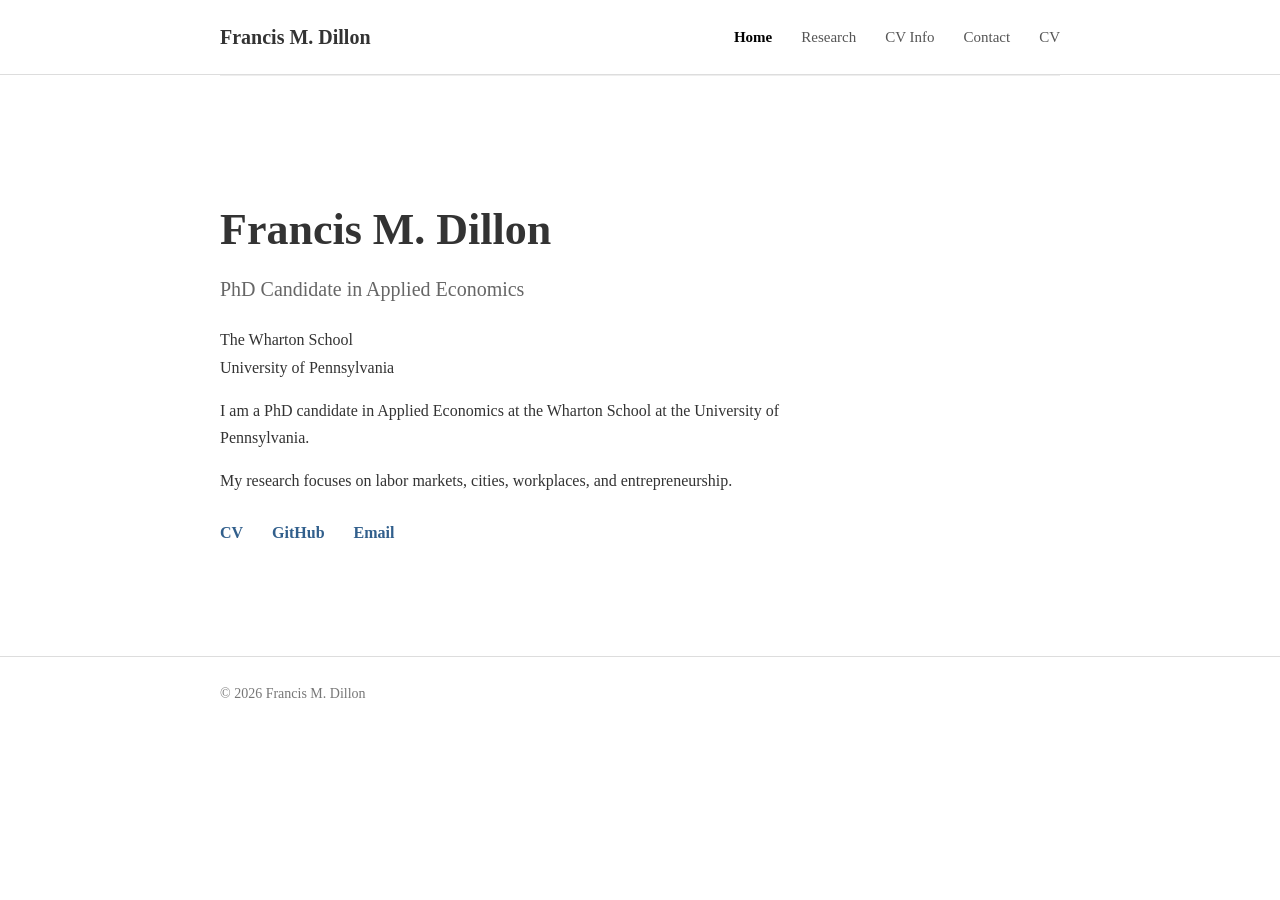
<file: index.html>
<!DOCTYPE html>
<html lang="en">
<head>
    <meta charset="UTF-8">
    <meta name="viewport" content="width=device-width, initial-scale=1.0">
    <title>Francis M. Dillon | Economics</title>
    <link rel="stylesheet" href="style.css">
</head>
<body>

    <!-- Navigation -->
    <header>
        <div class="container nav-container">
            <div class="name">
                Francis M. Dillon
            </div>
            <nav>
                <a href="index.html" class="current">Home</a>
                <a href="research.html">Research</a>
                <a href="cv-info.html">CV Info</a>
                <a href="contact.html">Contact</a>
                <a href="cv.pdf">CV</a>
            </nav>
        </div>
    </header>

    <main class="container">

        <!-- Home -->
        <section class="intro">
            <div class="intro-text">
                <h1>Francis M. Dillon</h1>

                <p class="subtitle">
                    PhD Candidate in Applied Economics
                </p>

                <p>
                    The Wharton School<br>
                    University of Pennsylvania
                </p>

                <p>
                    I am a PhD candidate in Applied Economics at the
                    Wharton School at the University of Pennsylvania.
                </p>

                <p>
                    My research focuses on labor markets, cities,
                    workplaces, and entrepreneurship.
                </p>

                <div class="links">
                    <a href="cv.pdf">CV</a>
                    <a href="https://github.com/fmdillon980">GitHub</a>
                    <a href="mailto:dillon98@wharton.upenn.edu">Email</a>
                </div>
            </div>
        </section>

    </main>

    <!-- Footer -->
    <footer>
        <div class="container">
            © 2026 Francis M. Dillon
        </div>
    </footer>

</body>
</html>
</file>
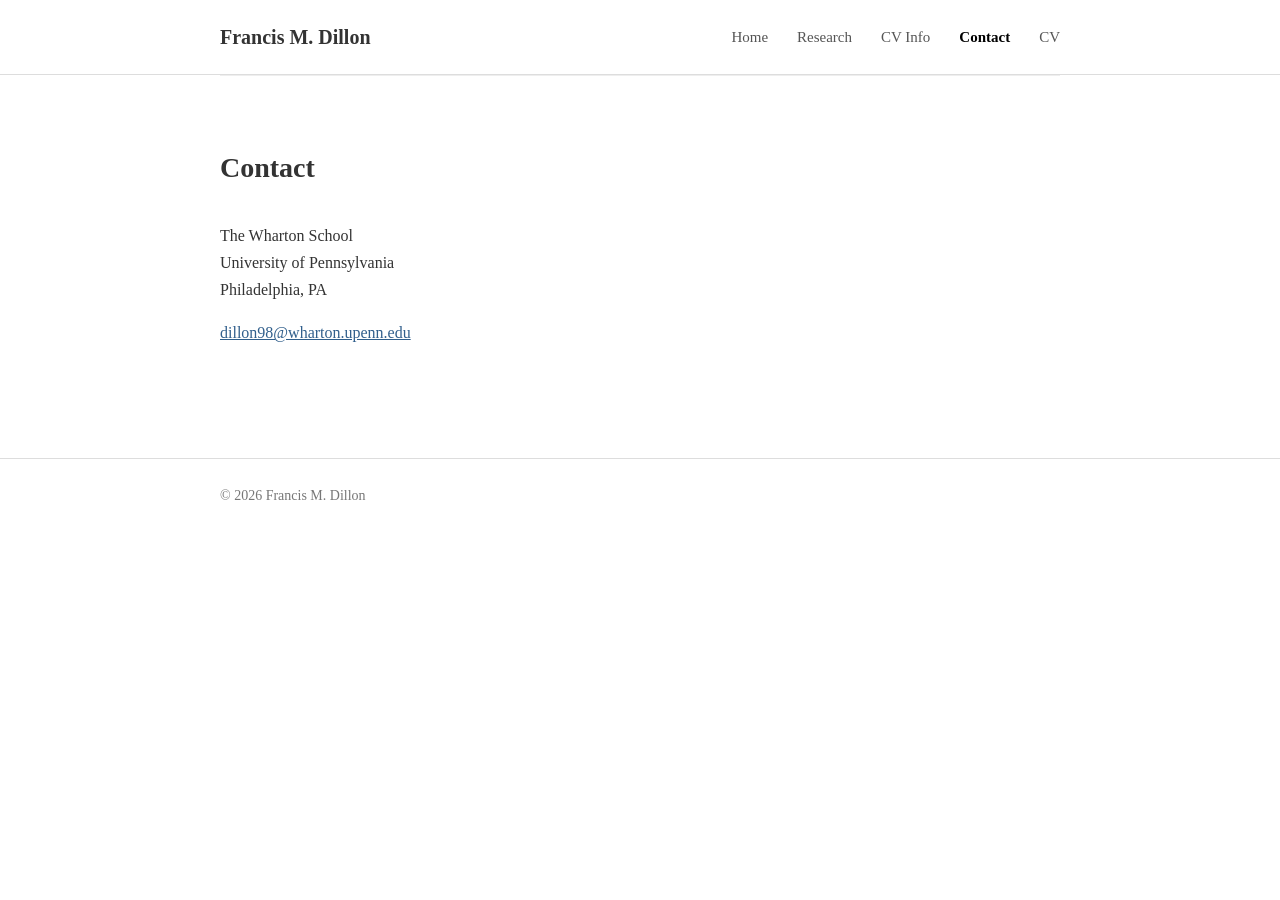
<file: contact.html>
<!DOCTYPE html>
<html lang="en">
<head>
    <meta charset="UTF-8">
    <meta name="viewport" content="width=device-width, initial-scale=1.0">
    <title>Contact | Francis M. Dillon</title>
    <link rel="stylesheet" href="style.css">
</head>
<body>

    <!-- Navigation -->
    <header>
        <div class="container nav-container">
            <div class="name">
                Francis M. Dillon
            </div>
            <nav>
                <a href="index.html">Home</a>
                <a href="research.html">Research</a>
                <a href="cv-info.html">CV Info</a>
                <a href="contact.html" class="current">Contact</a>
                <a href="cv.pdf">CV</a>
            </nav>
        </div>
    </header>

    <main class="container">

        <!-- Contact -->
        <section id="contact">
            <h2>Contact</h2>
            <p>
                The Wharton School<br>
                University of Pennsylvania<br>
                Philadelphia, PA
            </p>
            <p>
                <a href="mailto:dillon98@wharton.upenn.edu">
                    dillon98@wharton.upenn.edu
                </a>
            </p>
        </section>

    </main>

    <!-- Footer -->
    <footer>
        <div class="container">
            © 2026 Francis M. Dillon
        </div>
    </footer>

</body>
</html>
</file>
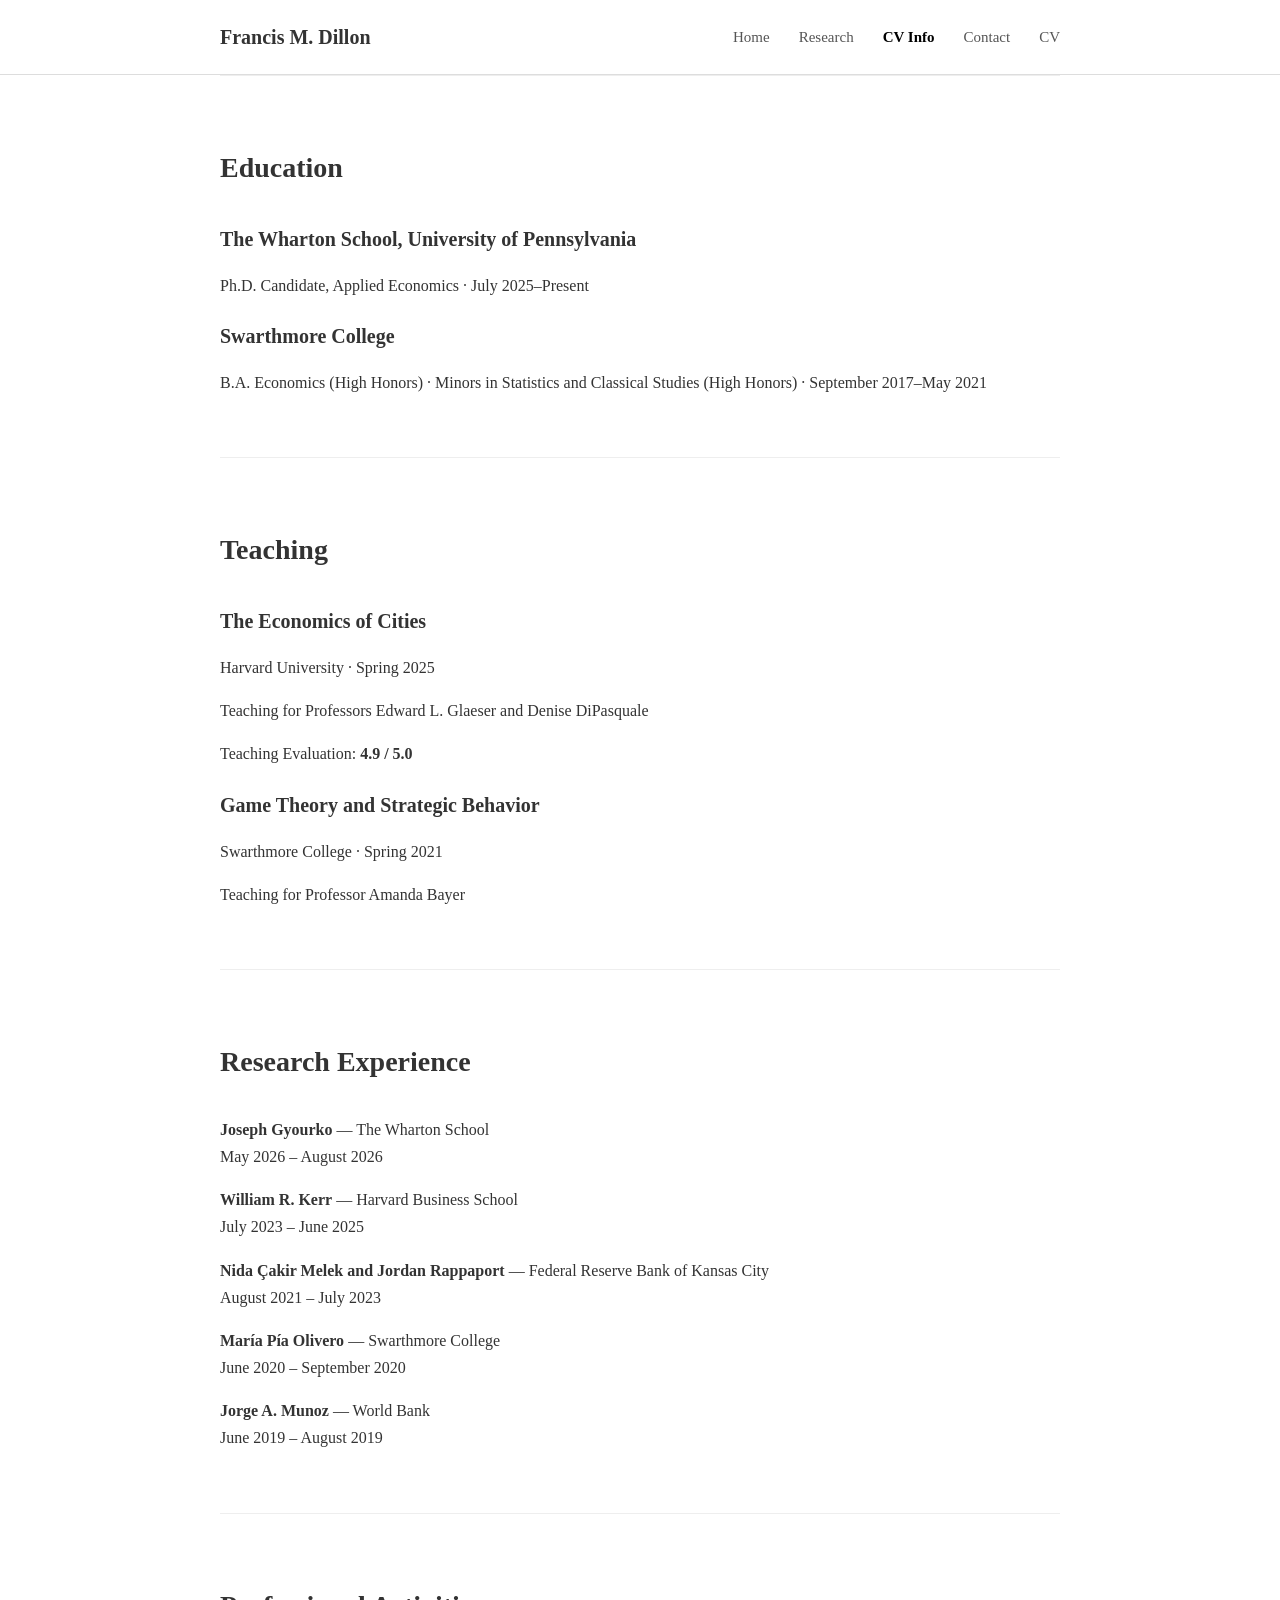
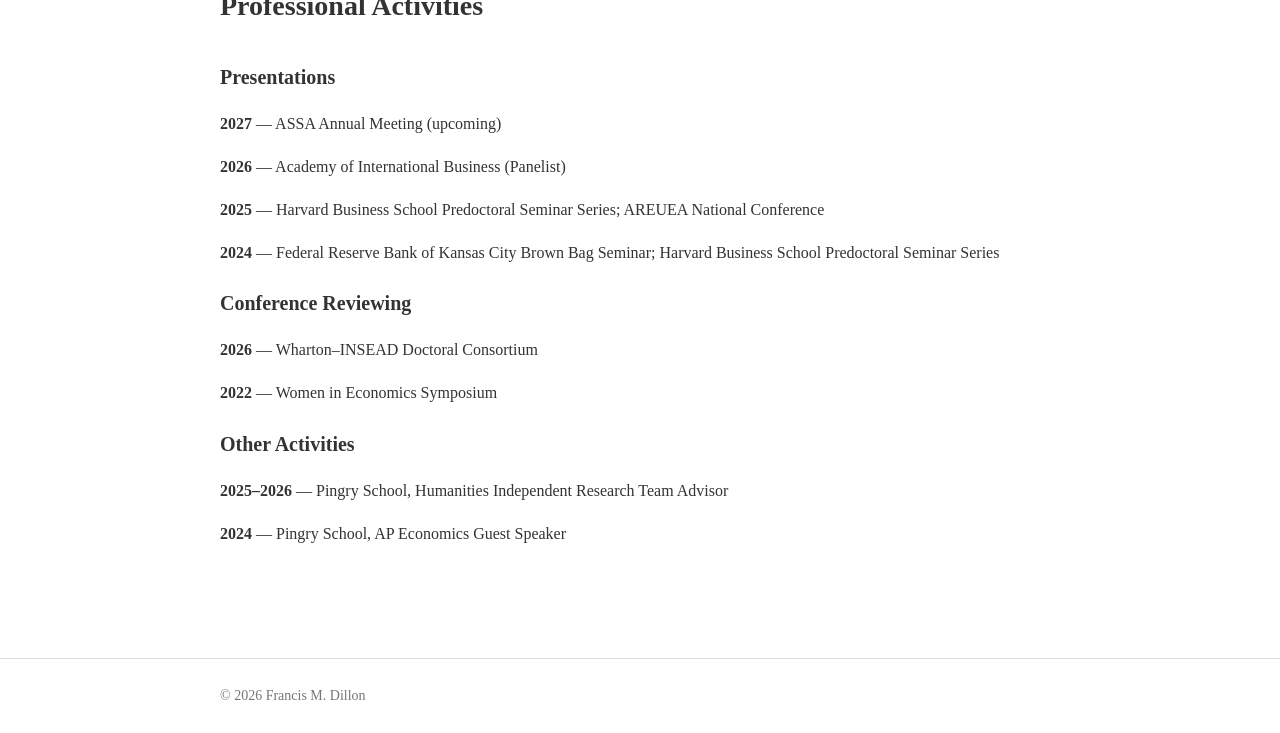
<file: cv-info.html>
<!DOCTYPE html>
<html lang="en">
<head>
    <meta charset="UTF-8">
    <meta name="viewport" content="width=device-width, initial-scale=1.0">
    <title>Education &amp; Experience | Francis M. Dillon</title>
    <link rel="stylesheet" href="style.css">
</head>
<body>

    <!-- Navigation -->
    <header>
        <div class="container nav-container">
            <div class="name">
                Francis M. Dillon
            </div>
            <nav>
                <a href="index.html">Home</a>
                <a href="research.html">Research</a>
                <a href="cv-info.html" class="current">CV Info</a>
                <a href="contact.html">Contact</a>
                <a href="cv.pdf">CV</a>
            </nav>
        </div>
    </header>

    <main class="container">

        <!-- Education -->
        <section id="education">
            <h2>Education</h2>

            <div class="education-item">
                <h3>The Wharton School, University of Pennsylvania</h3>
                <p>
                    Ph.D. Candidate, Applied Economics · July 2025–Present
                </p>
            </div>

            <div class="education-item">
                <h3>Swarthmore College</h3>
                <p>
                    B.A. Economics (High Honors) · Minors in Statistics and
                    Classical Studies (High Honors) · September 2017–May 2021
                </p>
            </div>
        </section>

        <!-- Teaching -->
        <section id="teaching">
            <h2>Teaching</h2>

            <div class="teaching-item">
                <h3>The Economics of Cities</h3>
                <p>
                    Harvard University · Spring 2025
                </p>
                <p>
                    Teaching for Professors Edward L. Glaeser and
                    Denise DiPasquale
                </p>
                <p>
                    Teaching Evaluation: <strong>4.9 / 5.0</strong>
                </p>
            </div>

            <div class="teaching-item">
                <h3>Game Theory and Strategic Behavior</h3>
                <p>
                    Swarthmore College · Spring 2021
                </p>
                <p>
                    Teaching for Professor Amanda Bayer
                </p>
            </div>
        </section>

        <!-- Research Experience -->
        <section id="experience">
            <h2>Research Experience</h2>

            <div class="experience-item">
                <p>
                    <strong>Joseph Gyourko</strong> — The Wharton School
                    <br>
                    May 2026 – August 2026
                </p>
            </div>

            <div class="experience-item">
                <p>
                    <strong>William R. Kerr</strong> — Harvard Business School
                    <br>
                    July 2023 – June 2025
                </p>
            </div>

            <div class="experience-item">
                <p>
                    <strong>Nida Çakir Melek and Jordan Rappaport</strong>
                    — Federal Reserve Bank of Kansas City
                    <br>
                    August 2021 – July 2023
                </p>
            </div>

            <div class="experience-item">
                <p>
                    <strong>María Pía Olivero</strong> — Swarthmore College
                    <br>
                    June 2020 – September 2020
                </p>
            </div>

            <div class="experience-item">
                <p>
                    <strong>Jorge A. Munoz</strong> — World Bank
                    <br>
                    June 2019 – August 2019
                </p>
            </div>
        </section>

        <!-- Professional Activities -->
        <section id="activities">
            <h2>Professional Activities</h2>

            <h3>Presentations</h3>

            <p>
                <strong>2027</strong> — ASSA Annual Meeting (upcoming)
            </p>
            <p>
                <strong>2026</strong> — Academy of International Business
                (Panelist)
            </p>
            <p>
                <strong>2025</strong> — Harvard Business School Predoctoral
                Seminar Series; AREUEA National Conference
            </p>
            <p>
                <strong>2024</strong> — Federal Reserve Bank of Kansas City
                Brown Bag Seminar; Harvard Business School Predoctoral
                Seminar Series
            </p>

            <h3>Conference Reviewing</h3>

            <p>
                <strong>2026</strong> — Wharton–INSEAD Doctoral Consortium
            </p>
            <p>
                <strong>2022</strong> — Women in Economics Symposium
            </p>

            <h3>Other Activities</h3>

            <p>
                <strong>2025–2026</strong> — Pingry School, Humanities
                Independent Research Team Advisor
            </p>
            <p>
                <strong>2024</strong> — Pingry School, AP Economics Guest
                Speaker
            </p>
        </section>

    </main>

    <!-- Footer -->
    <footer>
        <div class="container">
            © 2026 Francis M. Dillon
        </div>
    </footer>

</body>
</html>
</file>
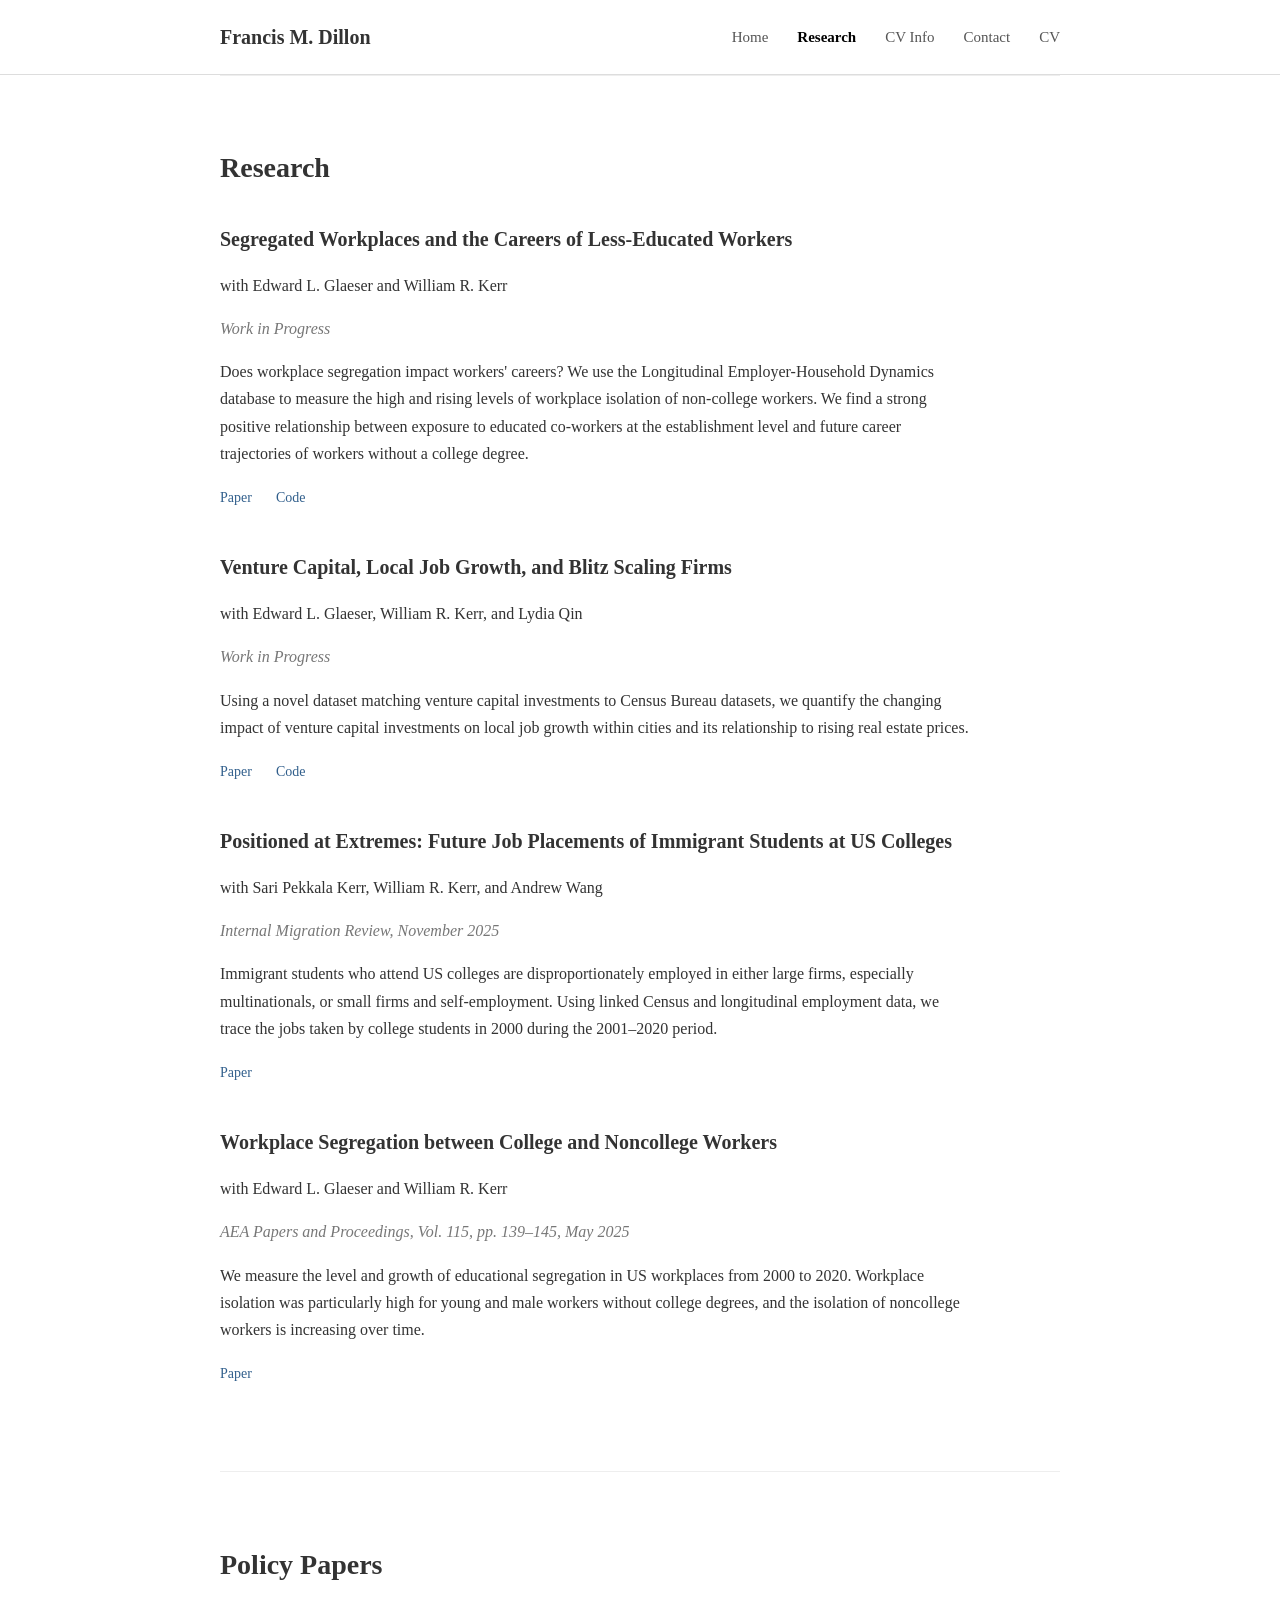
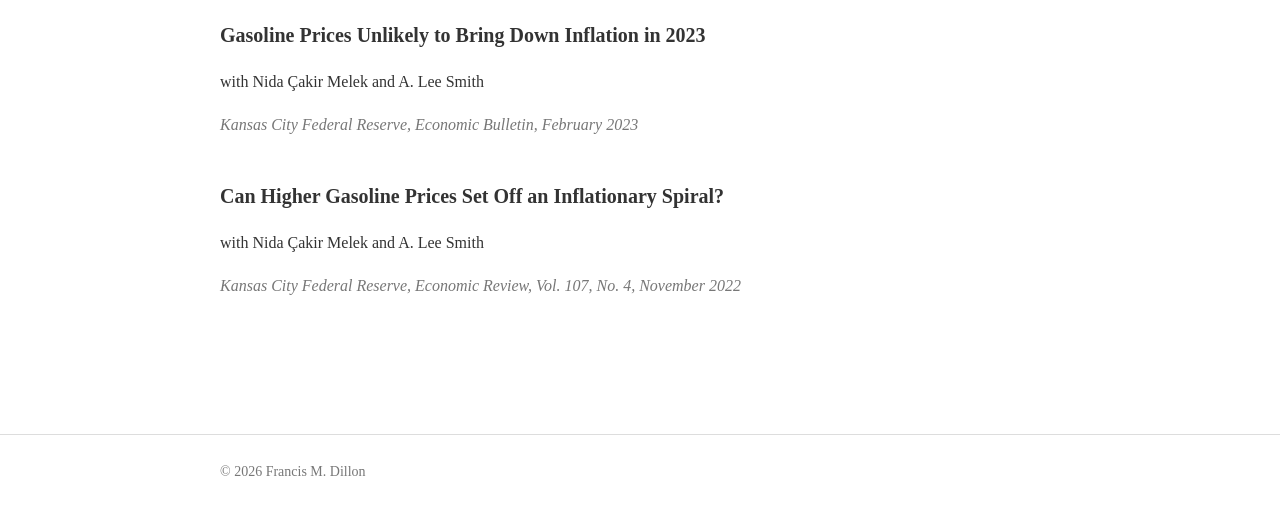
<file: research.html>
<!DOCTYPE html>
<html lang="en">
<head>
    <meta charset="UTF-8">
    <meta name="viewport" content="width=device-width, initial-scale=1.0">
    <title>Research | Francis M. Dillon</title>
    <link rel="stylesheet" href="style.css">
</head>
<body>

    <!-- Navigation -->
    <header>
        <div class="container nav-container">
            <div class="name">
                Francis M. Dillon
            </div>
            <nav>
                <a href="index.html">Home</a>
                <a href="research.html" class="current">Research</a>
                <a href="cv-info.html">CV Info</a>
                <a href="contact.html">Contact</a>
                <a href="cv.pdf">CV</a>
            </nav>
        </div>
    </header>

    <main class="container">

        <!-- Research -->
        <section id="research">
            <h2>Research</h2>

            <!-- Job Market / Work in Progress -->
            <div class="paper">
                <h3>
                    Segregated Workplaces and the Careers of Less-Educated Workers
                </h3>
                <p class="authors">
                    with Edward L. Glaeser and William R. Kerr
                </p>
                <p class="paper-status">
                    Work in Progress
                </p>
                <p>
                    Does workplace segregation impact workers' careers?
                    We use the Longitudinal Employer-Household Dynamics
                    database to measure the high and rising levels of
                    workplace isolation of non-college workers. We find
                    a strong positive relationship between exposure to
                    educated co-workers at the establishment level and
                    future career trajectories of workers without a
                    college degree.
                </p>
                <div class="paper-links">
                    <a href="#">Paper</a>
                    <a href="#">Code</a>
                </div>
            </div>

            <!-- VC Paper -->
            <div class="paper">
                <h3>
                    Venture Capital, Local Job Growth, and Blitz Scaling Firms
                </h3>
                <p class="authors">
                    with Edward L. Glaeser, William R. Kerr, and Lydia Qin
                </p>
                <p class="paper-status">
                    Work in Progress
                </p>
                <p>
                    Using a novel dataset matching venture capital
                    investments to Census Bureau datasets, we quantify
                    the changing impact of venture capital investments
                    on local job growth within cities and its relationship
                    to rising real estate prices.
                </p>
                <div class="paper-links">
                    <a href="#">Paper</a>
                    <a href="#">Code</a>
                </div>
            </div>

            <!-- Published Paper -->
            <div class="paper">
                <h3>
                    Positioned at Extremes: Future Job Placements of
                    Immigrant Students at US Colleges
                </h3>
                <p class="authors">
                    with Sari Pekkala Kerr, William R. Kerr, and Andrew Wang
                </p>
                <p class="paper-status">
                    <em>Internal Migration Review</em>, November 2025
                </p>
                <p>
                    Immigrant students who attend US colleges are
                    disproportionately employed in either large firms,
                    especially multinationals, or small firms and
                    self-employment. Using linked Census and longitudinal
                    employment data, we trace the jobs taken by college
                    students in 2000 during the 2001–2020 period.
                </p>
                <div class="paper-links">
                    <a href="#">Paper</a>
                </div>
            </div>

            <!-- AEA Paper -->
            <div class="paper">
                <h3>
                    Workplace Segregation between College and
                    Noncollege Workers
                </h3>
                <p class="authors">
                    with Edward L. Glaeser and William R. Kerr
                </p>
                <p class="paper-status">
                    <em>AEA Papers and Proceedings</em>, Vol. 115,
                    pp. 139–145, May 2025
                </p>
                <p>
                    We measure the level and growth of educational
                    segregation in US workplaces from 2000 to 2020.
                    Workplace isolation was particularly high for young
                    and male workers without college degrees, and the
                    isolation of noncollege workers is increasing over time.
                </p>
                <div class="paper-links">
                    <a href="#">Paper</a>
                </div>
            </div>
        </section>

        <!-- Policy Papers -->
        <section id="policy">
            <h2>Policy Papers</h2>

            <div class="paper">
                <h3>
                    Gasoline Prices Unlikely to Bring Down Inflation in 2023
                </h3>
                <p class="authors">
                    with Nida Çakir Melek and A. Lee Smith
                </p>
                <p class="paper-status">
                    Kansas City Federal Reserve, Economic Bulletin,
                    February 2023
                </p>
            </div>

            <div class="paper">
                <h3>
                    Can Higher Gasoline Prices Set Off an Inflationary Spiral?
                </h3>
                <p class="authors">
                    with Nida Çakir Melek and A. Lee Smith
                </p>
                <p class="paper-status">
                    Kansas City Federal Reserve, Economic Review,
                    Vol. 107, No. 4, November 2022
                </p>
            </div>
        </section>

    </main>

    <!-- Footer -->
    <footer>
        <div class="container">
            © 2026 Francis M. Dillon
        </div>
    </footer>

</body>
</html>
</file>
<file: style.css>
/* ------------------------------
   General
--------------------------------*/

* {
    box-sizing: border-box;
}

body {
    margin: 0;
    font-family: Georgia, "Times New Roman", serif;
    color: #333;
    background: #fff;
    line-height: 1.7;
}

.container {
    max-width: 900px;
    margin: 0 auto;
    padding: 0 30px;
}


/* ------------------------------
   Navigation
--------------------------------*/

header {
    border-bottom: 1px solid #ddd;
    padding: 20px 0;
}

.nav-container {
    display: flex;
    justify-content: space-between;
    align-items: center;
}

.name {
    font-size: 20px;
    font-weight: bold;
}

nav a {
    margin-left: 25px;
    text-decoration: none;
    color: #555;
    font-size: 15px;
}

nav a.current {
    color: #000;
    font-weight: bold;
}


/* ------------------------------
   Main introduction
--------------------------------*/

.intro {
    padding: 80px 0 60px 0;
}

.intro h1 {
    font-size: 44px;
    margin-bottom: 5px;
}

.subtitle {
    font-size: 20px;
    color: #666;
    margin-top: 0;
}

.intro-text p {
    max-width: 650px;
}


/* ------------------------------
   Links
--------------------------------*/

a {
    color: #315f8c;
}

.links {
    margin-top: 25px;
}

.links a {
    margin-right: 25px;
    text-decoration: none;
    font-weight: bold;
}

.links a:hover {
    text-decoration: underline;
}


/* ------------------------------
   Sections
--------------------------------*/

section {
    padding: 45px 0;
    border-top: 1px solid #eee;
}

h2 {
    font-size: 28px;
    margin-bottom: 30px;
}

h3 {
    font-size: 20px;
    margin-bottom: 5px;
}


/* ------------------------------
   Papers
--------------------------------*/

.paper {
    margin-bottom: 40px;
}

.paper-status {
    font-style: italic;
    color: #777;
    margin-top: 0;
}

.paper p {
    max-width: 750px;
}

.paper-links a {
    margin-right: 20px;
    text-decoration: none;
    font-size: 14px;
}

.paper-links a:hover {
    text-decoration: underline;
}


/* ------------------------------
   Footer
--------------------------------*/

footer {
    border-top: 1px solid #ddd;
    margin-top: 50px;
    padding: 25px 0;
    color: #777;
    font-size: 14px;
}


/* ------------------------------
   Mobile
--------------------------------*/

@media (max-width: 700px) {

    .nav-container {
        flex-direction: column;
        align-items: flex-start;
    }

    nav {
        margin-top: 10px;
    }

    nav a {
        margin-left: 0;
        margin-right: 15px;
    }

    .intro {
        padding-top: 50px;
    }

    .intro h1 {
        font-size: 36px;
    }

}
</file>
